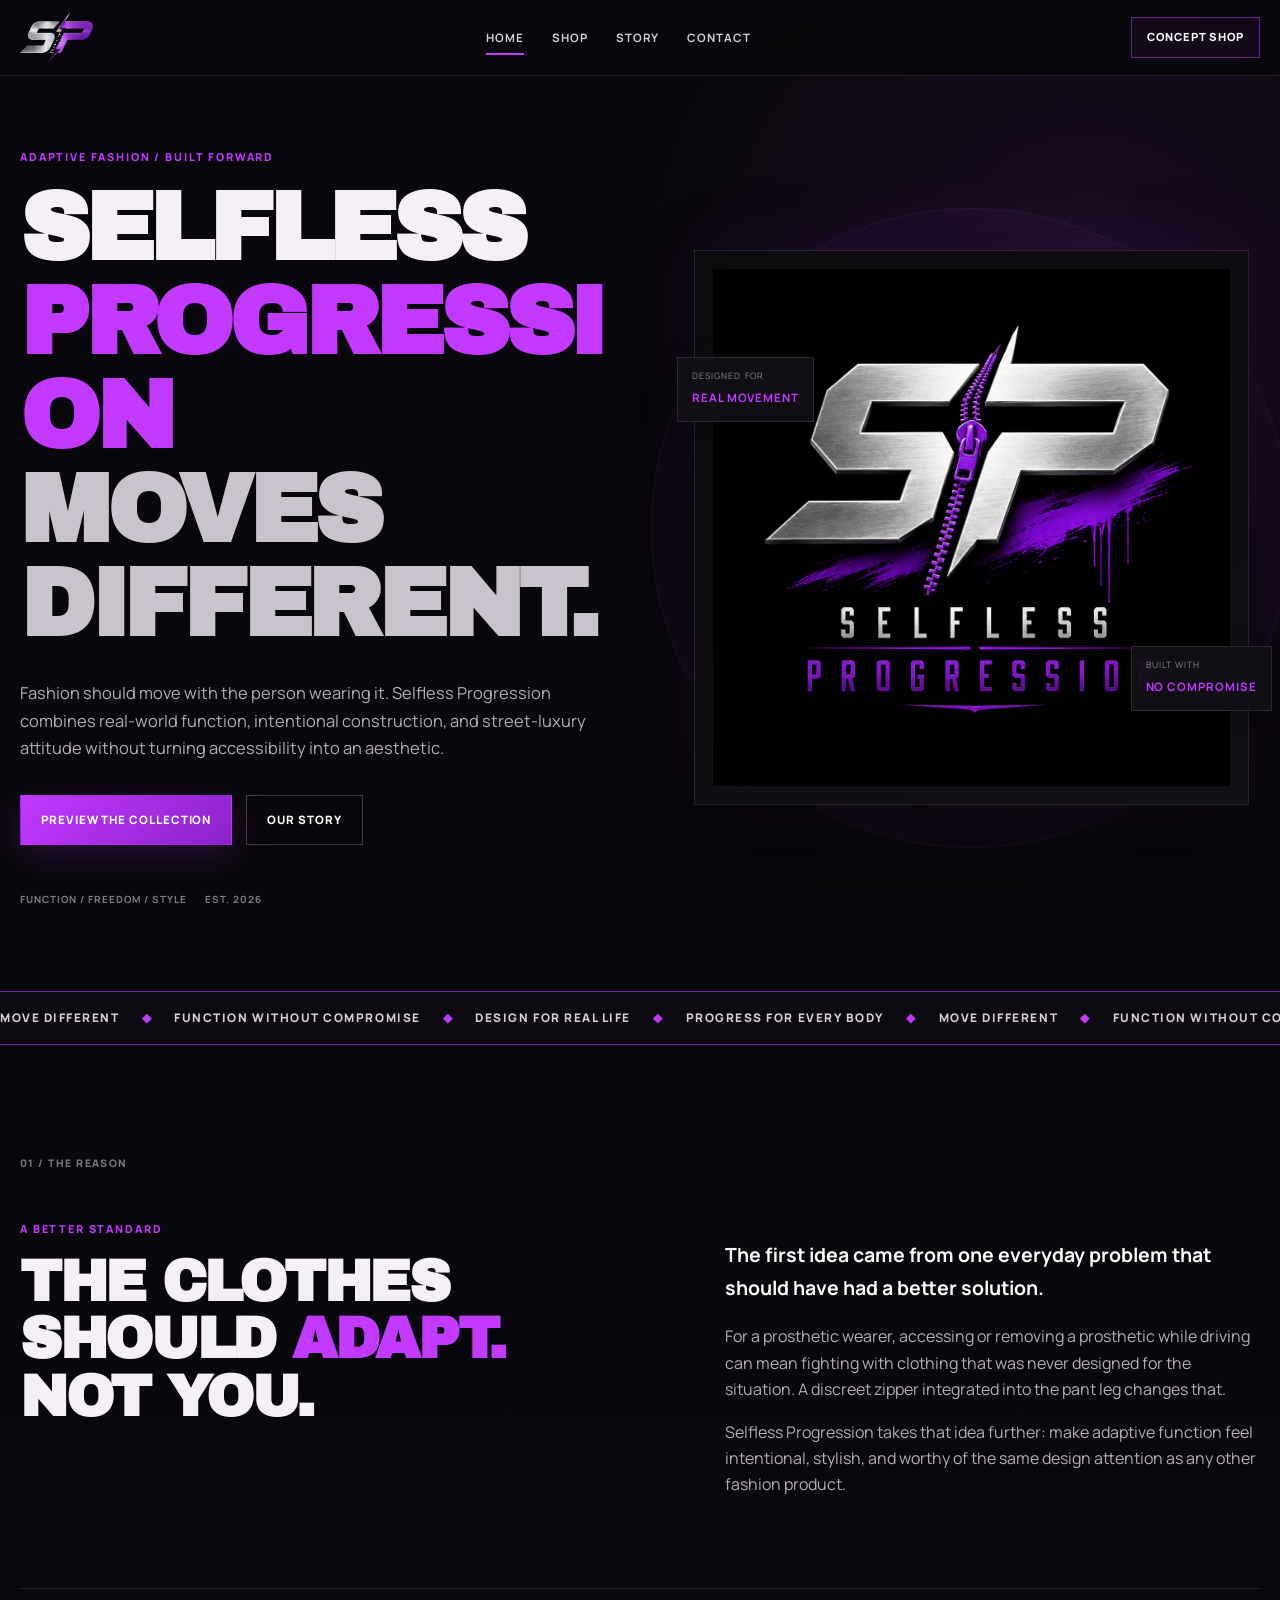
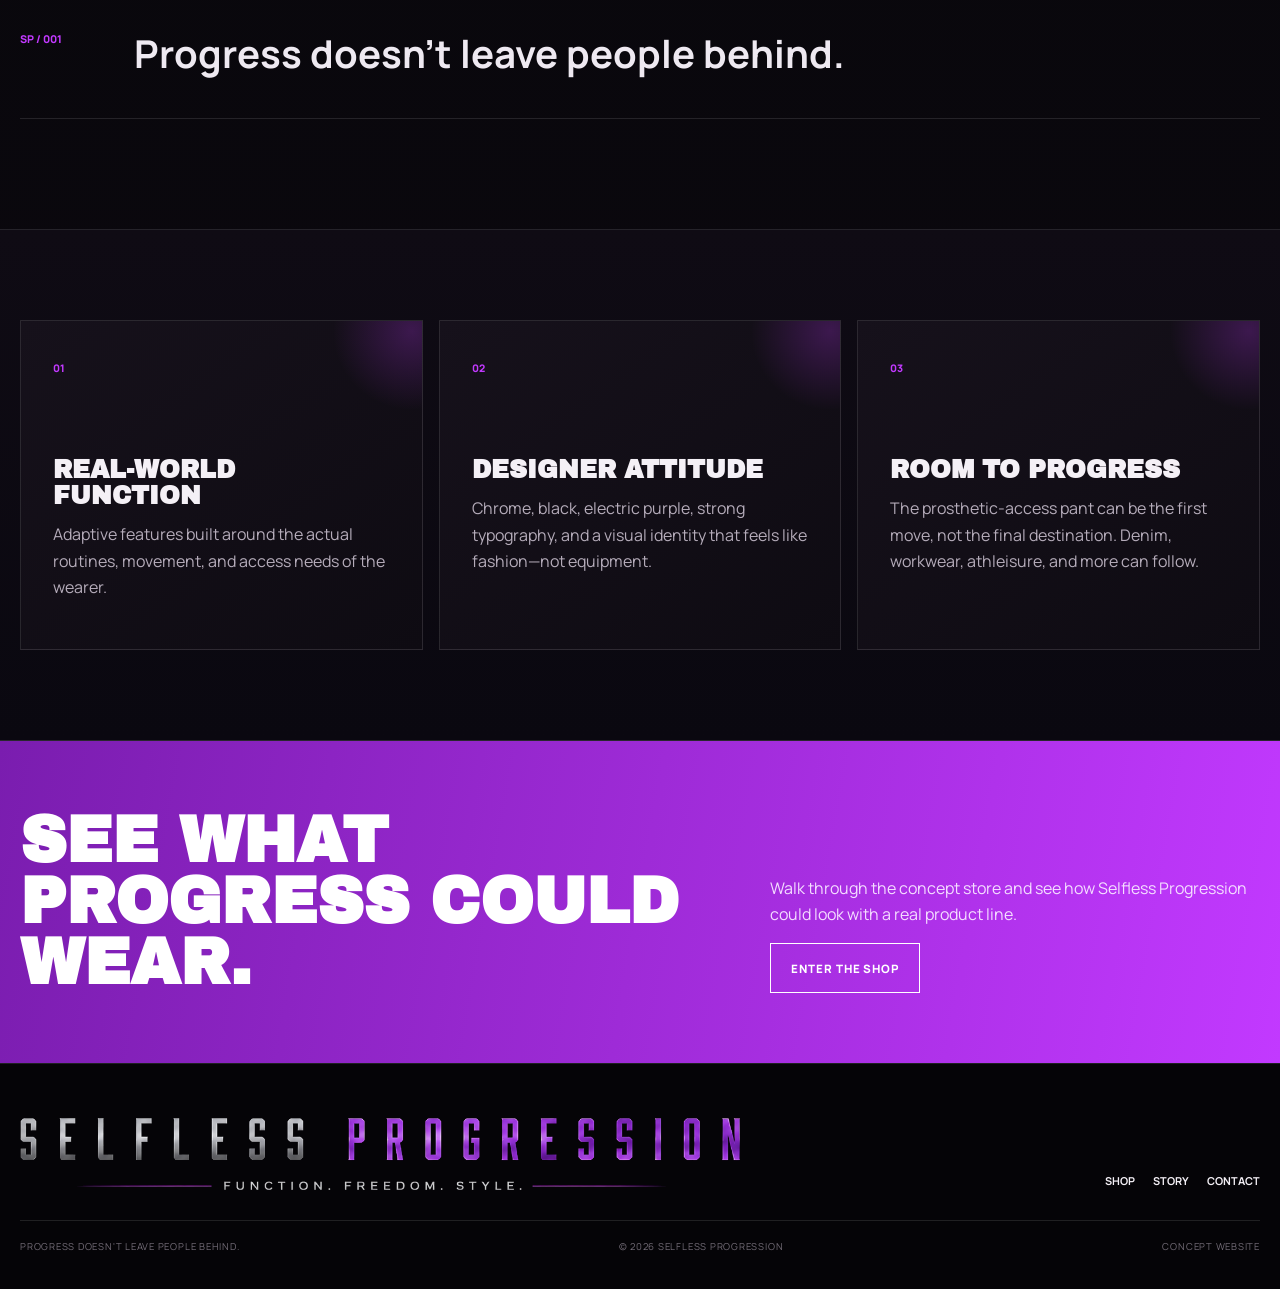
<file: index.html>
<!doctype html><html lang="en"><head>
<meta charset="utf-8"><meta name="viewport" content="width=device-width,initial-scale=1">
<meta name="theme-color" content="#08070b">
<title>Selfless Progression | Home</title>
<link rel="preconnect" href="https://fonts.googleapis.com">
<link rel="preconnect" href="https://fonts.gstatic.com" crossorigin>
<link href="https://fonts.googleapis.com/css2?family=Archivo+Black&family=Manrope:wght@400;500;600;700;800&display=swap" rel="stylesheet">
<link rel="stylesheet" href="styles.css"></head><body>

<header class="site-header">
  <a class="brand brand-logo-link" href="index.html" aria-label="Selfless Progression home"><img class="header-logo-img" src="sp-header-logo.png" alt="Selfless Progression"></a>
  <nav class="nav"><a class="active" href="index.html">Home</a><a class="" href="shop.html">Shop</a><a class="" href="about.html">Story</a><a class="" href="contact.html">Contact</a></nav>
  <a class="header-shop" href="shop.html">Concept Shop</a>
  <button class="menu" aria-label="Open menu">☰</button>
</header>
<nav class="mobile-nav"><a href="index.html">Home</a><a href="shop.html">Shop</a><a href="about.html">Story</a><a href="contact.html">Contact</a></nav>
<main>
<section class="hero">
  <div class="hero-copy">
    <p class="eyebrow reveal">Adaptive fashion / Built forward</p>
    <h1 class="display reveal">SELFLESS<br><span class="accent">PROGRESSION</span><br><span class="soft">MOVES DIFFERENT.</span></h1>
    <p class="hero-lede reveal">
      Fashion should move with the person wearing it. Selfless Progression combines real-world function,
      intentional construction, and street-luxury attitude without turning accessibility into an aesthetic.
    </p>
    <div class="actions reveal">
      <a class="btn btn-primary" href="shop.html">Preview the Collection</a>
      <a class="btn btn-outline" href="about.html">Our Story</a>
    </div>
    <div class="hero-note reveal">
      <span>FUNCTION / FREEDOM / STYLE</span>
      <span>EST. 2026</span>
    </div>
  </div>
  <div class="hero-art reveal">
    <div class="glow-ring"></div><div class="glow-ring r2"></div>
    <div class="logo-shell"><img src="selfless-progression-logo.png" alt="Selfless Progression logo"></div>
    <div class="floating-label fl1"><small>Designed for</small><strong>REAL MOVEMENT</strong></div>
    <div class="floating-label fl2"><small>Built with</small><strong>NO COMPROMISE</strong></div>
  </div>
</section>

<section class="ticker">
  <div class="ticker-track">
    <span>MOVE DIFFERENT</span><b>◆</b><span>FUNCTION WITHOUT COMPROMISE</span><b>◆</b><span>DESIGN FOR REAL LIFE</span><b>◆</b><span>PROGRESS FOR EVERY BODY</span><b>◆</b>
    <span>MOVE DIFFERENT</span><b>◆</b><span>FUNCTION WITHOUT COMPROMISE</span><b>◆</b><span>DESIGN FOR REAL LIFE</span><b>◆</b><span>PROGRESS FOR EVERY BODY</span><b>◆</b>
  </div>
</section>

<section class="section">
  <div class="section-tag">01 / THE REASON</div>
  <div class="two-col">
    <div class="reveal">
      <p class="eyebrow">A better standard</p>
      <h2>THE CLOTHES SHOULD <span>ADAPT.</span> NOT YOU.</h2>
    </div>
    <div class="copy reveal">
      <p class="lead">The first idea came from one everyday problem that should have had a better solution.</p>
      <p>
        For a prosthetic wearer, accessing or removing a prosthetic while driving can mean fighting with clothing
        that was never designed for the situation. A discreet zipper integrated into the pant leg changes that.
      </p>
      <p>
        Selfless Progression takes that idea further: make adaptive function feel intentional, stylish, and worthy
        of the same design attention as any other fashion product.
      </p>
    </div>
  </div>
  <div class="statement reveal">
    <span>SP / 001</span>
    <p>Progress doesn’t leave people behind.</p>
  </div>
</section>

<section class="feature-section">
  <div class="feature-grid">
    <article class="feature-card reveal"><span class="num">01</span><h3>REAL-WORLD FUNCTION</h3><p>Adaptive features built around the actual routines, movement, and access needs of the wearer.</p></article>
    <article class="feature-card reveal"><span class="num">02</span><h3>DESIGNER ATTITUDE</h3><p>Chrome, black, electric purple, strong typography, and a visual identity that feels like fashion—not equipment.</p></article>
    <article class="feature-card reveal"><span class="num">03</span><h3>ROOM TO PROGRESS</h3><p>The prosthetic-access pant can be the first move, not the final destination. Denim, workwear, athleisure, and more can follow.</p></article>
  </div>
</section>

<section class="purple-band">
  <div class="purple-band-inner">
    <h2 class="reveal">SEE WHAT PROGRESS COULD WEAR.</h2>
    <div class="reveal">
      <p>Walk through the concept store and see how Selfless Progression could look with a real product line.</p>
      <a class="btn btn-outline" href="shop.html">Enter the Shop</a>
    </div>
  </div>
</section>
</main>
<footer class="footer">
  <div class="footer-inner">
    <div class="footer-top">
      <a class="footer-brand footer-logo-link" href="index.html" aria-label="Selfless Progression home"><img class="footer-logo-img" src="sp-footer-logo.png" alt="Selfless Progression — Function. Freedom. Style."></a>
      <div class="footer-links">
        <a href="shop.html">Shop</a>
        <a href="about.html">Story</a>
        <a href="contact.html">Contact</a>
      </div>
    </div>
    <div class="footer-bottom">
      <span>PROGRESS DOESN'T LEAVE PEOPLE BEHIND.</span>
      <span>© <span id="year"></span> SELFLESS PROGRESSION</span>
      <span>CONCEPT WEBSITE</span>
    </div>
  </div>
</footer>
<script src="script.js"></script>
</body></html>
</file>
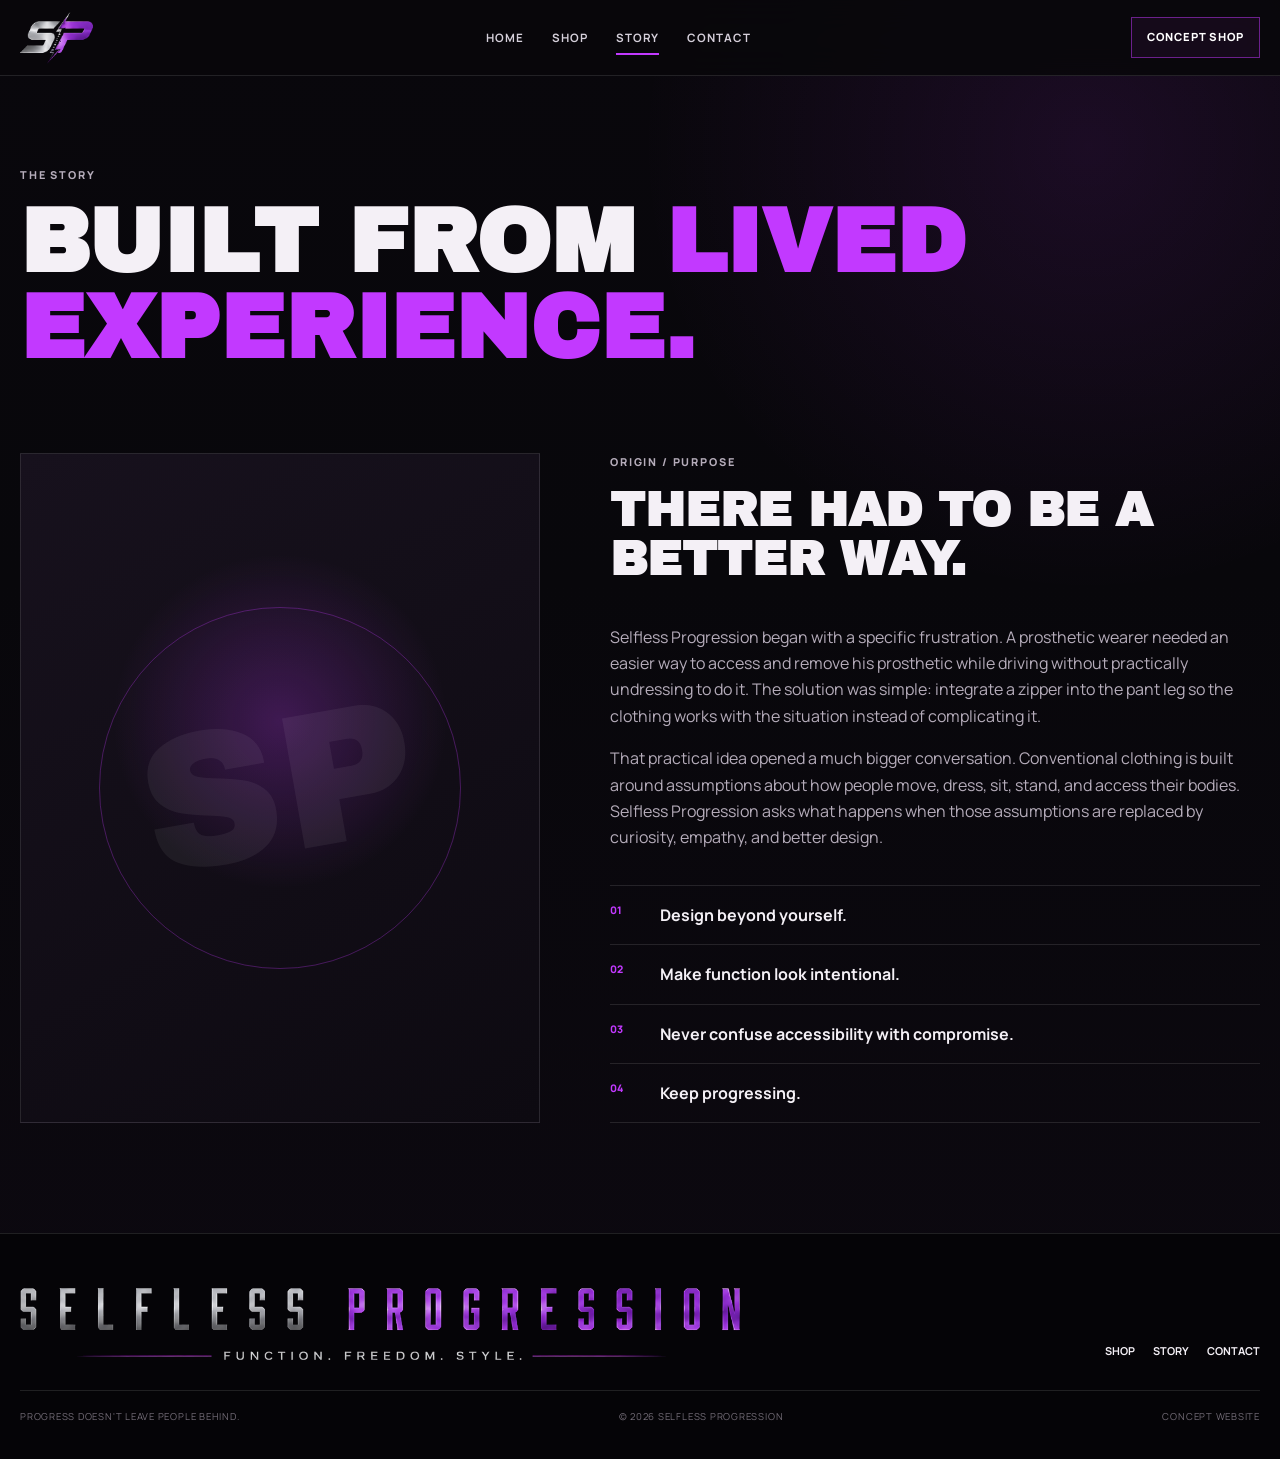
<file: about.html>
<!doctype html><html lang="en"><head>
<meta charset="utf-8"><meta name="viewport" content="width=device-width,initial-scale=1">
<meta name="theme-color" content="#08070b">
<title>Our Story | Selfless Progression</title>
<link rel="preconnect" href="https://fonts.googleapis.com">
<link rel="preconnect" href="https://fonts.gstatic.com" crossorigin>
<link href="https://fonts.googleapis.com/css2?family=Archivo+Black&family=Manrope:wght@400;500;600;700;800&display=swap" rel="stylesheet">
<link rel="stylesheet" href="styles.css"></head><body>

<header class="site-header">
  <a class="brand brand-logo-link" href="index.html" aria-label="Selfless Progression home"><img class="header-logo-img" src="sp-header-logo.png" alt="Selfless Progression"></a>
  <nav class="nav"><a class="" href="index.html">Home</a><a class="" href="shop.html">Shop</a><a class="active" href="about.html">Story</a><a class="" href="contact.html">Contact</a></nav>
  <a class="header-shop" href="shop.html">Concept Shop</a>
  <button class="menu" aria-label="Open menu">☰</button>
</header>
<nav class="mobile-nav"><a href="index.html">Home</a><a href="shop.html">Shop</a><a href="about.html">Story</a><a href="contact.html">Contact</a></nav>
<main>
<section class="page-hero">
  <p class="eyebrow">The Story</p>
  <h1>BUILT FROM <span>LIVED EXPERIENCE.</span></h1>
</section>
<section class="about-grid">
  <div class="about-art reveal"></div>
  <div class="about-copy reveal">
    <p class="eyebrow">Origin / Purpose</p>
    <h2>THERE HAD TO BE A BETTER WAY.</h2>
    <p>
      Selfless Progression began with a specific frustration. A prosthetic wearer needed an easier way to access
      and remove his prosthetic while driving without practically undressing to do it. The solution was simple:
      integrate a zipper into the pant leg so the clothing works with the situation instead of complicating it.
    </p>
    <p>
      That practical idea opened a much bigger conversation. Conventional clothing is built around assumptions
      about how people move, dress, sit, stand, and access their bodies. Selfless Progression asks what happens
      when those assumptions are replaced by curiosity, empathy, and better design.
    </p>
    <div class="values">
      <div class="value"><span>01</span><strong>Design beyond yourself.</strong></div>
      <div class="value"><span>02</span><strong>Make function look intentional.</strong></div>
      <div class="value"><span>03</span><strong>Never confuse accessibility with compromise.</strong></div>
      <div class="value"><span>04</span><strong>Keep progressing.</strong></div>
    </div>
  </div>
</section>
</main>
<footer class="footer">
  <div class="footer-inner">
    <div class="footer-top">
      <a class="footer-brand footer-logo-link" href="index.html" aria-label="Selfless Progression home"><img class="footer-logo-img" src="sp-footer-logo.png" alt="Selfless Progression — Function. Freedom. Style."></a>
      <div class="footer-links">
        <a href="shop.html">Shop</a>
        <a href="about.html">Story</a>
        <a href="contact.html">Contact</a>
      </div>
    </div>
    <div class="footer-bottom">
      <span>PROGRESS DOESN'T LEAVE PEOPLE BEHIND.</span>
      <span>© <span id="year"></span> SELFLESS PROGRESSION</span>
      <span>CONCEPT WEBSITE</span>
    </div>
  </div>
</footer>
<script src="script.js"></script>
</body></html>
</file>
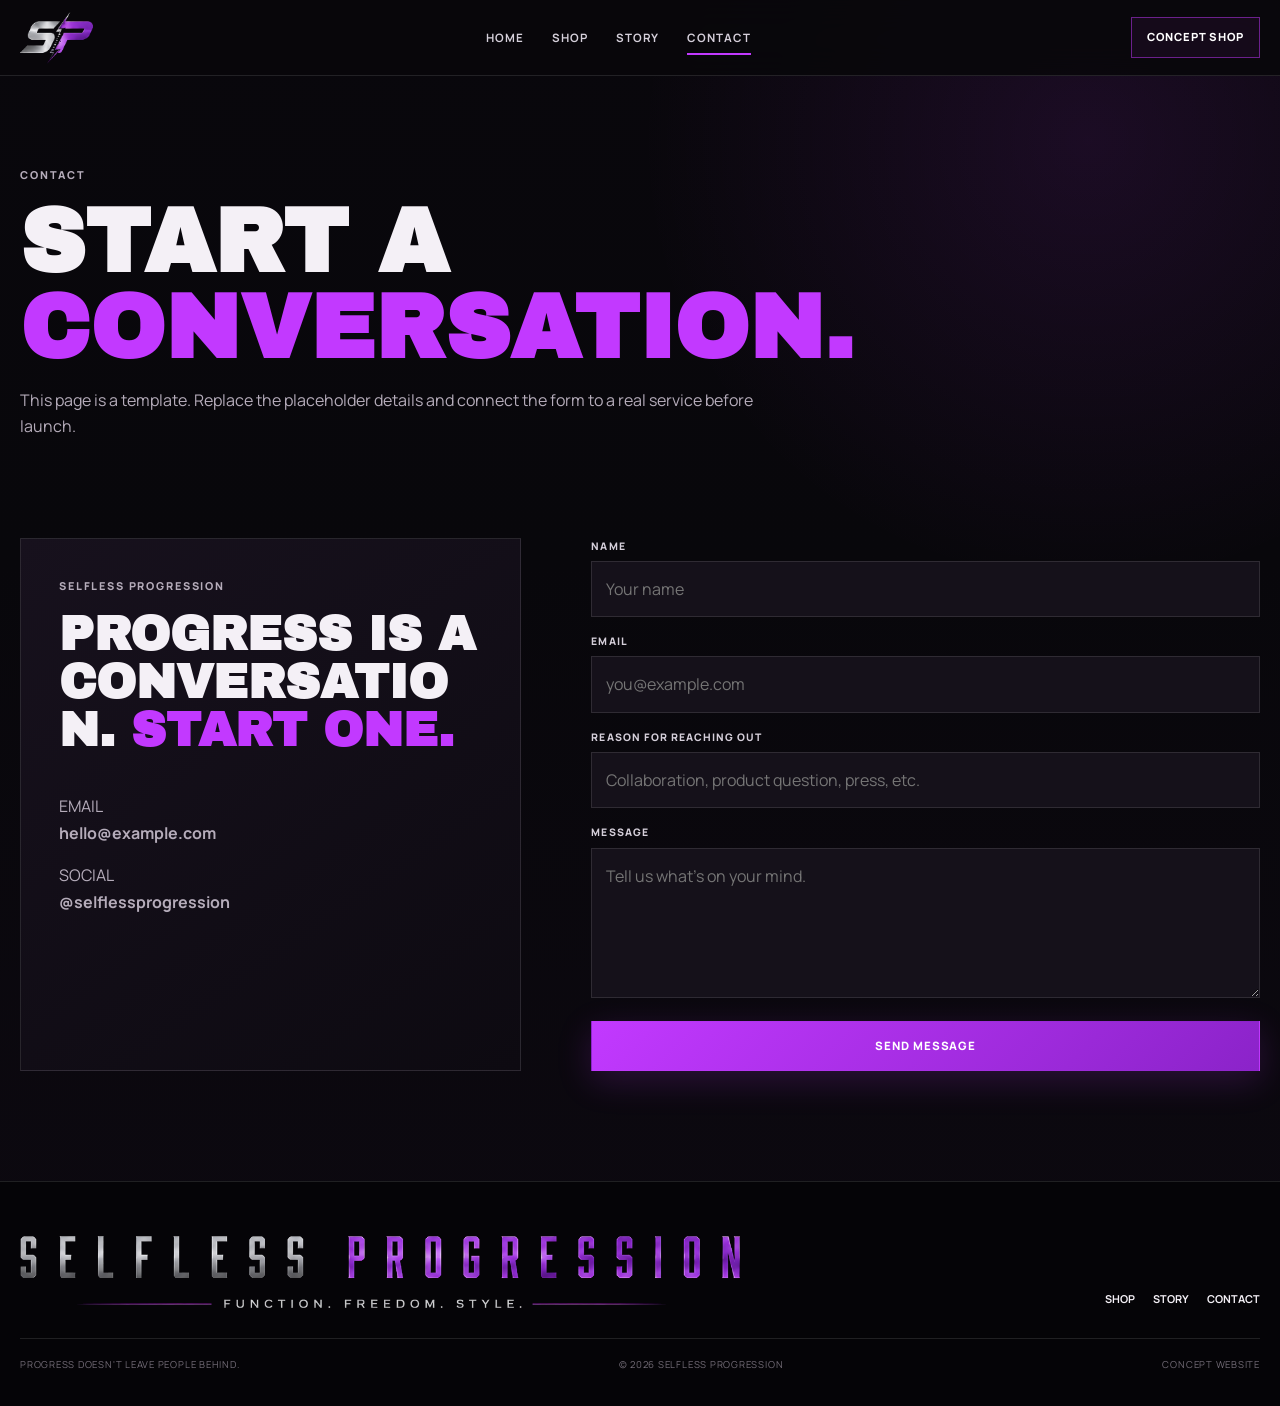
<file: contact.html>
<!doctype html><html lang="en"><head>
<meta charset="utf-8"><meta name="viewport" content="width=device-width,initial-scale=1">
<meta name="theme-color" content="#08070b">
<title>Contact | Selfless Progression</title>
<link rel="preconnect" href="https://fonts.googleapis.com">
<link rel="preconnect" href="https://fonts.gstatic.com" crossorigin>
<link href="https://fonts.googleapis.com/css2?family=Archivo+Black&family=Manrope:wght@400;500;600;700;800&display=swap" rel="stylesheet">
<link rel="stylesheet" href="styles.css"></head><body>

<header class="site-header">
  <a class="brand brand-logo-link" href="index.html" aria-label="Selfless Progression home"><img class="header-logo-img" src="sp-header-logo.png" alt="Selfless Progression"></a>
  <nav class="nav"><a class="" href="index.html">Home</a><a class="" href="shop.html">Shop</a><a class="" href="about.html">Story</a><a class="active" href="contact.html">Contact</a></nav>
  <a class="header-shop" href="shop.html">Concept Shop</a>
  <button class="menu" aria-label="Open menu">☰</button>
</header>
<nav class="mobile-nav"><a href="index.html">Home</a><a href="shop.html">Shop</a><a href="about.html">Story</a><a href="contact.html">Contact</a></nav>
<main>
<section class="page-hero">
  <p class="eyebrow">Contact</p>
  <h1>START A <span>CONVERSATION.</span></h1>
  <p>This page is a template. Replace the placeholder details and connect the form to a real service before launch.</p>
</section>
<section class="contact-grid">
  <aside class="contact-card reveal">
    <p class="eyebrow">Selfless Progression</p>
    <h2>PROGRESS IS A CONVERSATION. <span>START ONE.</span></h2>
    <p>EMAIL<br><strong>hello@example.com</strong></p>
    <p>SOCIAL<br><strong>@selflessprogression</strong></p>
  </aside>
  <form class="form reveal" onsubmit="event.preventDefault();alert('Concept form only — connect this to a real form service before launch.');">
    <div class="field"><label>Name</label><input placeholder="Your name"></div>
    <div class="field"><label>Email</label><input type="email" placeholder="you@example.com"></div>
    <div class="field"><label>Reason for reaching out</label><input placeholder="Collaboration, product question, press, etc."></div>
    <div class="field"><label>Message</label><textarea placeholder="Tell us what’s on your mind."></textarea></div>
    <button class="btn btn-primary">Send Message</button>
  </form>
</section>
</main>
<footer class="footer">
  <div class="footer-inner">
    <div class="footer-top">
      <a class="footer-brand footer-logo-link" href="index.html" aria-label="Selfless Progression home"><img class="footer-logo-img" src="sp-footer-logo.png" alt="Selfless Progression — Function. Freedom. Style."></a>
      <div class="footer-links">
        <a href="shop.html">Shop</a>
        <a href="about.html">Story</a>
        <a href="contact.html">Contact</a>
      </div>
    </div>
    <div class="footer-bottom">
      <span>PROGRESS DOESN'T LEAVE PEOPLE BEHIND.</span>
      <span>© <span id="year"></span> SELFLESS PROGRESSION</span>
      <span>CONCEPT WEBSITE</span>
    </div>
  </div>
</footer>
<script src="script.js"></script>
</body></html>
</file>
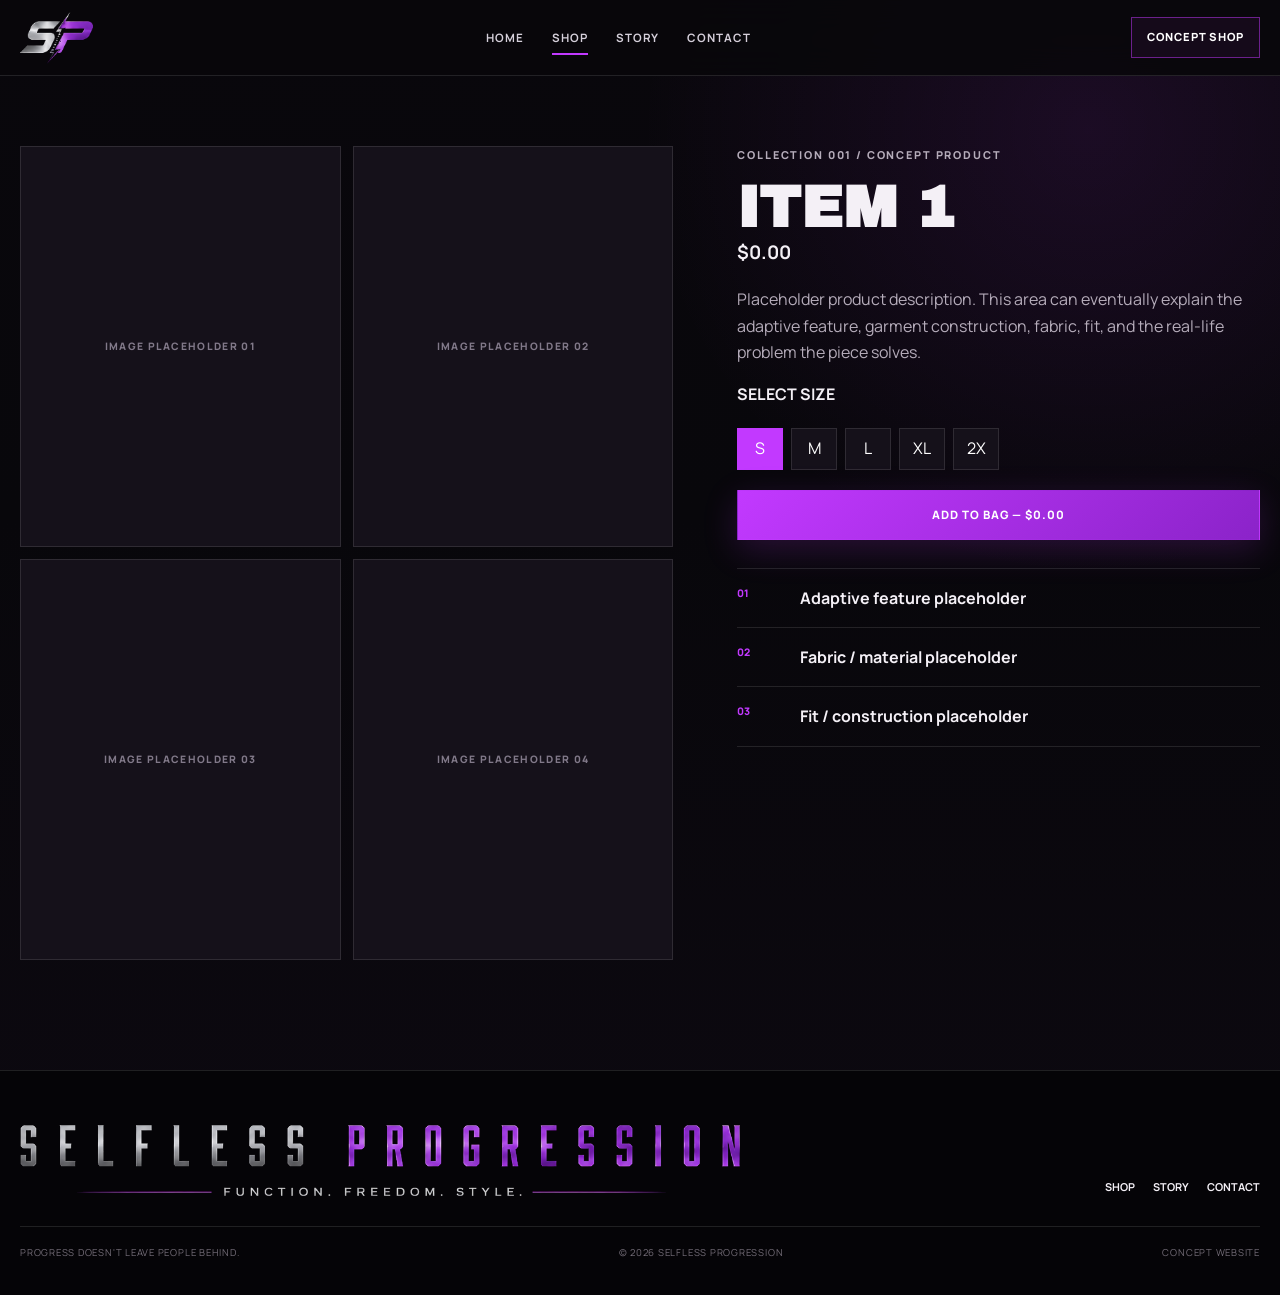
<file: product.html>
<!doctype html><html lang="en"><head>
<meta charset="utf-8"><meta name="viewport" content="width=device-width,initial-scale=1">
<meta name="theme-color" content="#08070b">
<title>Item 1 | Selfless Progression</title>
<link rel="preconnect" href="https://fonts.googleapis.com">
<link rel="preconnect" href="https://fonts.gstatic.com" crossorigin>
<link href="https://fonts.googleapis.com/css2?family=Archivo+Black&family=Manrope:wght@400;500;600;700;800&display=swap" rel="stylesheet">
<link rel="stylesheet" href="styles.css"></head><body>

<header class="site-header">
  <a class="brand brand-logo-link" href="index.html" aria-label="Selfless Progression home"><img class="header-logo-img" src="sp-header-logo.png" alt="Selfless Progression"></a>
  <nav class="nav"><a class="" href="index.html">Home</a><a class="active" href="shop.html">Shop</a><a class="" href="about.html">Story</a><a class="" href="contact.html">Contact</a></nav>
  <a class="header-shop" href="shop.html">Concept Shop</a>
  <button class="menu" aria-label="Open menu">☰</button>
</header>
<nav class="mobile-nav"><a href="index.html">Home</a><a href="shop.html">Shop</a><a href="about.html">Story</a><a href="contact.html">Contact</a></nav>
<main>
<section class="product-detail">
  <div class="gallery">
    <div class="image-ph">IMAGE PLACEHOLDER 01</div>
    <div class="image-ph">IMAGE PLACEHOLDER 02</div>
    <div class="image-ph">IMAGE PLACEHOLDER 03</div>
    <div class="image-ph">IMAGE PLACEHOLDER 04</div>
  </div>
  <aside class="product-panel">
    <p class="eyebrow">Collection 001 / Concept Product</p>
    <h1>ITEM 1</h1>
    <h3>$0.00</h3>
    <p>Placeholder product description. This area can eventually explain the adaptive feature, garment construction, fabric, fit, and the real-life problem the piece solves.</p>
    <strong>SELECT SIZE</strong>
    <div class="sizes">
      <button class="size active">S</button><button class="size">M</button><button class="size">L</button><button class="size">XL</button><button class="size">2X</button>
    </div>
    <button class="btn btn-primary" style="width:100%">Add to Bag — $0.00</button>
    <div class="detail-list">
      <div class="detail-row"><span>01</span><strong>Adaptive feature placeholder</strong></div>
      <div class="detail-row"><span>02</span><strong>Fabric / material placeholder</strong></div>
      <div class="detail-row"><span>03</span><strong>Fit / construction placeholder</strong></div>
    </div>
  </aside>
</section>
</main>
<footer class="footer">
  <div class="footer-inner">
    <div class="footer-top">
      <a class="footer-brand footer-logo-link" href="index.html" aria-label="Selfless Progression home"><img class="footer-logo-img" src="sp-footer-logo.png" alt="Selfless Progression — Function. Freedom. Style."></a>
      <div class="footer-links">
        <a href="shop.html">Shop</a>
        <a href="about.html">Story</a>
        <a href="contact.html">Contact</a>
      </div>
    </div>
    <div class="footer-bottom">
      <span>PROGRESS DOESN'T LEAVE PEOPLE BEHIND.</span>
      <span>© <span id="year"></span> SELFLESS PROGRESSION</span>
      <span>CONCEPT WEBSITE</span>
    </div>
  </div>
</footer>
<script src="script.js"></script>
</body></html>
</file>
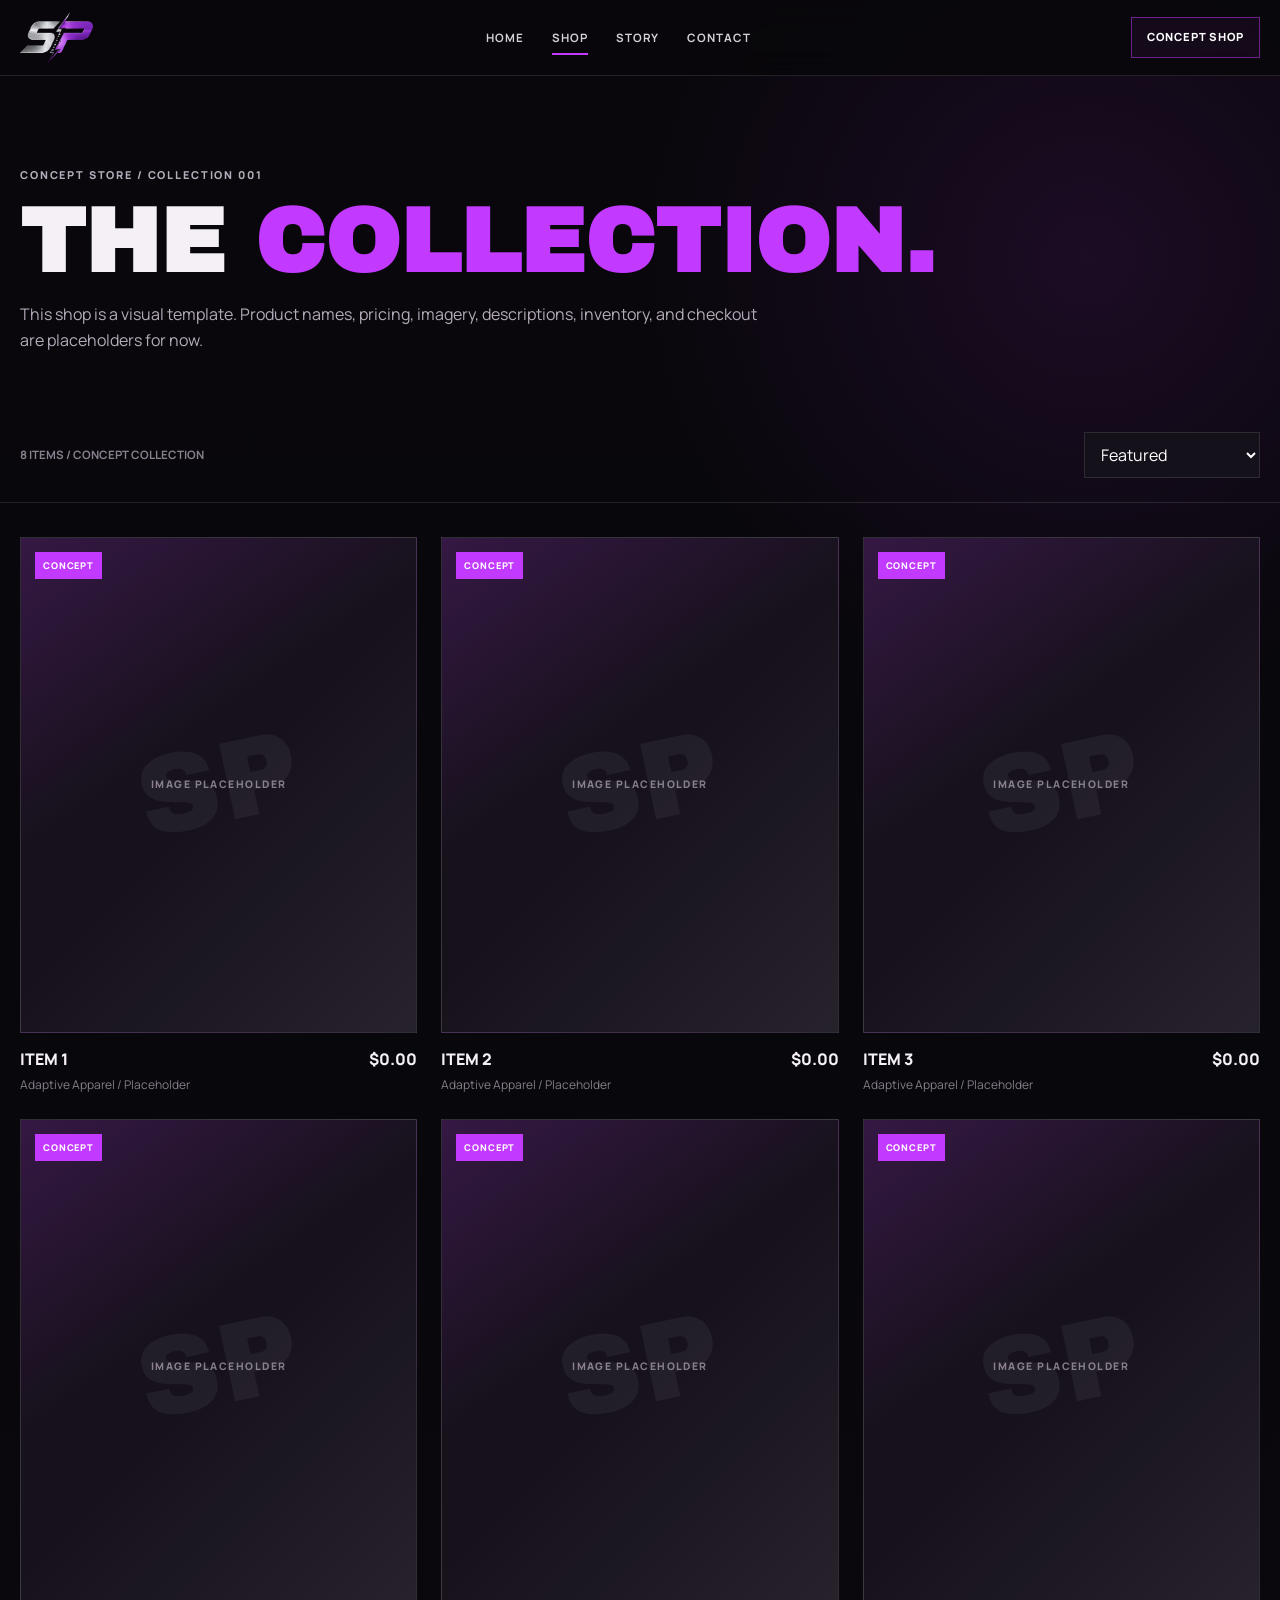
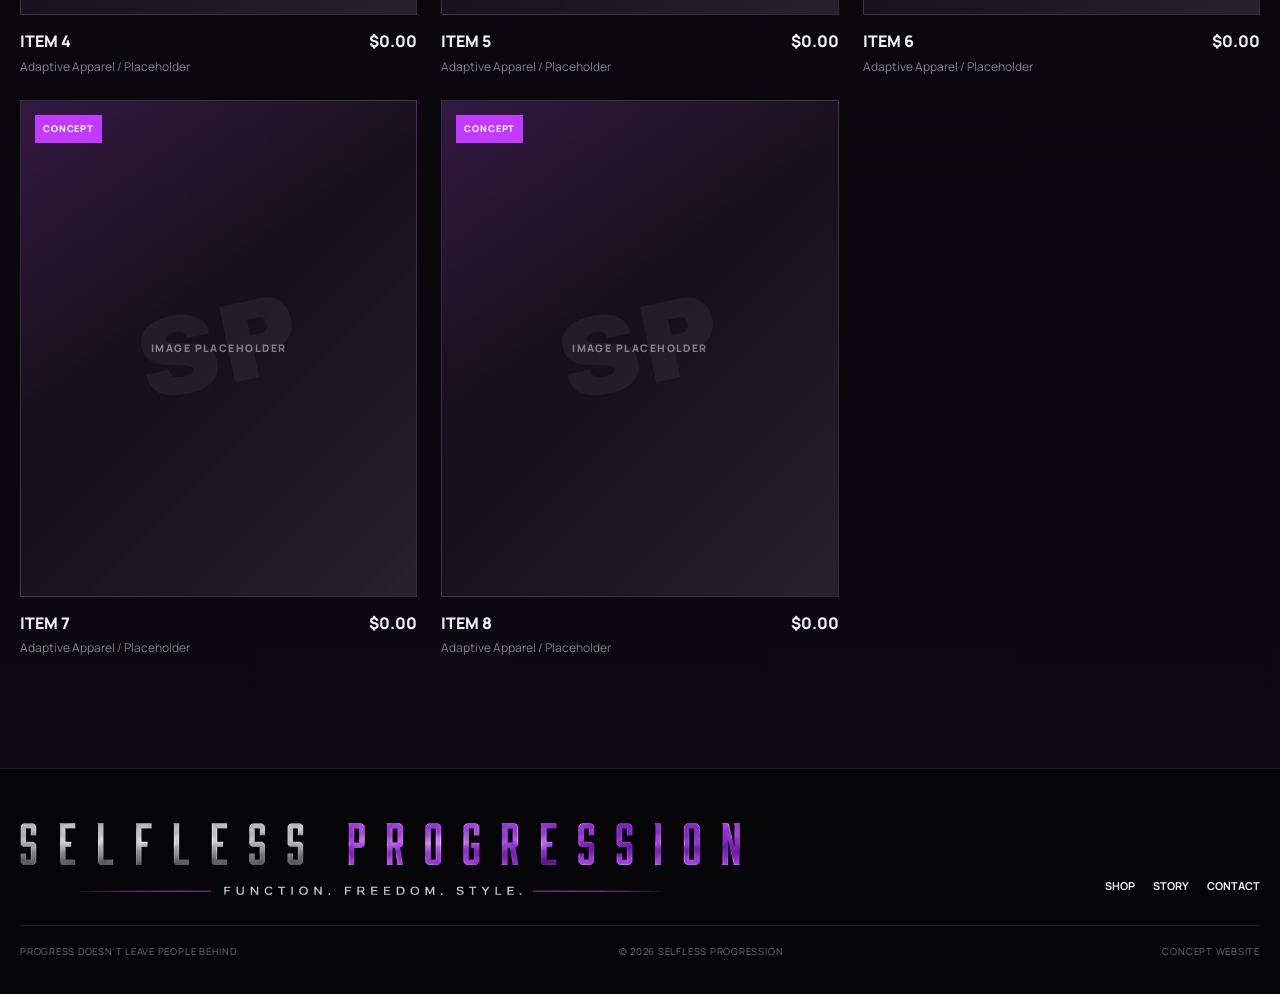
<file: shop.html>
<!doctype html><html lang="en"><head>
<meta charset="utf-8"><meta name="viewport" content="width=device-width,initial-scale=1">
<meta name="theme-color" content="#08070b">
<title>Shop | Selfless Progression</title>
<link rel="preconnect" href="https://fonts.googleapis.com">
<link rel="preconnect" href="https://fonts.gstatic.com" crossorigin>
<link href="https://fonts.googleapis.com/css2?family=Archivo+Black&family=Manrope:wght@400;500;600;700;800&display=swap" rel="stylesheet">
<link rel="stylesheet" href="styles.css"></head><body>

<header class="site-header">
  <a class="brand brand-logo-link" href="index.html" aria-label="Selfless Progression home"><img class="header-logo-img" src="sp-header-logo.png" alt="Selfless Progression"></a>
  <nav class="nav"><a class="" href="index.html">Home</a><a class="active" href="shop.html">Shop</a><a class="" href="about.html">Story</a><a class="" href="contact.html">Contact</a></nav>
  <a class="header-shop" href="shop.html">Concept Shop</a>
  <button class="menu" aria-label="Open menu">☰</button>
</header>
<nav class="mobile-nav"><a href="index.html">Home</a><a href="shop.html">Shop</a><a href="about.html">Story</a><a href="contact.html">Contact</a></nav>
<main>
<section class="page-hero">
  <p class="eyebrow">Concept Store / Collection 001</p>
  <h1>THE <span>COLLECTION.</span></h1>
  <p>This shop is a visual template. Product names, pricing, imagery, descriptions, inventory, and checkout are placeholders for now.</p>
</section>
<div class="shop-toolbar"><span>8 ITEMS / CONCEPT COLLECTION</span><select><option>Featured</option><option>Newest</option><option>Price: Low to High</option></select></div>
<section class="products">
<article class="product-card reveal">
  <a href="product.html">
    <div class="product-image"><span class="badge">Concept</span></div>
    <div class="product-info">
      <div><h3>Item 1</h3><p>Adaptive Apparel / Placeholder</p></div>
      <div class="price">$0.00</div>
    </div>
  </a>
</article>
<article class="product-card reveal">
  <a href="product.html">
    <div class="product-image"><span class="badge">Concept</span></div>
    <div class="product-info">
      <div><h3>Item 2</h3><p>Adaptive Apparel / Placeholder</p></div>
      <div class="price">$0.00</div>
    </div>
  </a>
</article>
<article class="product-card reveal">
  <a href="product.html">
    <div class="product-image"><span class="badge">Concept</span></div>
    <div class="product-info">
      <div><h3>Item 3</h3><p>Adaptive Apparel / Placeholder</p></div>
      <div class="price">$0.00</div>
    </div>
  </a>
</article>
<article class="product-card reveal">
  <a href="product.html">
    <div class="product-image"><span class="badge">Concept</span></div>
    <div class="product-info">
      <div><h3>Item 4</h3><p>Adaptive Apparel / Placeholder</p></div>
      <div class="price">$0.00</div>
    </div>
  </a>
</article>
<article class="product-card reveal">
  <a href="product.html">
    <div class="product-image"><span class="badge">Concept</span></div>
    <div class="product-info">
      <div><h3>Item 5</h3><p>Adaptive Apparel / Placeholder</p></div>
      <div class="price">$0.00</div>
    </div>
  </a>
</article>
<article class="product-card reveal">
  <a href="product.html">
    <div class="product-image"><span class="badge">Concept</span></div>
    <div class="product-info">
      <div><h3>Item 6</h3><p>Adaptive Apparel / Placeholder</p></div>
      <div class="price">$0.00</div>
    </div>
  </a>
</article>
<article class="product-card reveal">
  <a href="product.html">
    <div class="product-image"><span class="badge">Concept</span></div>
    <div class="product-info">
      <div><h3>Item 7</h3><p>Adaptive Apparel / Placeholder</p></div>
      <div class="price">$0.00</div>
    </div>
  </a>
</article>
<article class="product-card reveal">
  <a href="product.html">
    <div class="product-image"><span class="badge">Concept</span></div>
    <div class="product-info">
      <div><h3>Item 8</h3><p>Adaptive Apparel / Placeholder</p></div>
      <div class="price">$0.00</div>
    </div>
  </a>
</article></section>
</main>
<footer class="footer">
  <div class="footer-inner">
    <div class="footer-top">
      <a class="footer-brand footer-logo-link" href="index.html" aria-label="Selfless Progression home"><img class="footer-logo-img" src="sp-footer-logo.png" alt="Selfless Progression — Function. Freedom. Style."></a>
      <div class="footer-links">
        <a href="shop.html">Shop</a>
        <a href="about.html">Story</a>
        <a href="contact.html">Contact</a>
      </div>
    </div>
    <div class="footer-bottom">
      <span>PROGRESS DOESN'T LEAVE PEOPLE BEHIND.</span>
      <span>© <span id="year"></span> SELFLESS PROGRESSION</span>
      <span>CONCEPT WEBSITE</span>
    </div>
  </div>
</footer>
<script src="script.js"></script>
</body></html>
</file>
<file: styles.css>
:root{
  --bg:#08070b;
  --bg2:#0f0b14;
  --panel:#15111a;
  --panel2:#1a1420;
  --text:#f4f0f6;
  --muted:#b5acba;
  --silver:#d5d4dc;
  --silver2:#8f8d98;
  --purple:#c239ff;
  --purple-deep:#7b1ab3;
  --purple-glow:rgba(194,57,255,.24);
  --line:rgba(255,255,255,.11);
  --max:1260px;
  --font:"Manrope",Arial,sans-serif;
  --display:"Archivo Black",Arial,sans-serif;
}

*{box-sizing:border-box}
html{scroll-behavior:smooth}
body{
  margin:0;
  background:
    radial-gradient(circle at 85% 10%,rgba(194,57,255,.10),transparent 28rem),
    linear-gradient(180deg,#09070c,#08070b 40%,#0d0911);
  color:var(--text);
  font-family:var(--font);
  line-height:1.65;
  overflow-x:hidden;
}
img{display:block;max-width:100%}
a{color:inherit;text-decoration:none}
button,input,textarea,select{font:inherit}
button{cursor:pointer}
::selection{background:var(--purple);color:white}

.site-header{
  position:sticky;
  top:0;
  z-index:100;
  min-height:76px;
  display:flex;
  align-items:center;
  justify-content:space-between;
  gap:30px;
  padding:0 max(20px,calc((100vw - var(--max))/2));
  background:rgba(8,7,11,.88);
  backdrop-filter:blur(16px);
  border-bottom:1px solid var(--line);
}
.brand{
  display:flex;
  align-items:center;
  gap:13px;
  min-width:max-content;
}
.brand-mark{
  font-family:var(--display);
  font-size:1.5rem;
  letter-spacing:-.05em;
}
.brand-mark span{color:var(--purple)}
.brand-name{
  font-size:.68rem;
  letter-spacing:.17em;
  font-weight:800;
}
.nav{
  display:flex;
  align-items:center;
  gap:28px;
}
.nav a{
  position:relative;
  color:#d5cfda;
  font-size:.72rem;
  font-weight:700;
  letter-spacing:.08em;
  text-transform:uppercase;
}
.nav a::after{
  content:"";
  position:absolute;
  left:0;bottom:-8px;
  width:0;height:2px;
  background:var(--purple);
  transition:.2s ease;
}
.nav a:hover::after,.nav a.active::after{width:100%}
.header-shop{
  padding:10px 15px;
  border:1px solid rgba(194,57,255,.5);
  background:rgba(194,57,255,.06);
  color:white;
  font-size:.7rem;
  font-weight:800;
  letter-spacing:.08em;
  text-transform:uppercase;
}
.menu{display:none;background:none;border:0;color:white;font-size:1.5rem}
.mobile-nav{display:none}

.eyebrow{
  margin:0 0 15px;
  color:var(--purple);
  font-size:.68rem;
  font-weight:800;
  letter-spacing:.17em;
  text-transform:uppercase;
}
h1,h2,h3{margin-top:0}
.display{
  font-family:var(--display);
  letter-spacing:-.045em;
  line-height:.98;
  text-transform:uppercase;
}
.hero{
  max-width:var(--max);
  margin:0 auto;
  min-height:calc(100svh - 76px);
  padding:72px 20px 84px;
  display:grid;
  grid-template-columns:1.02fr .98fr;
  gap:62px;
  align-items:center;
}
.hero h1{
  margin:0;
  font-size:clamp(4rem,7.5vw,7.6rem);
}
.hero h1 .accent{color:var(--purple)}
.hero h1 .soft{color:#c8c3cc}
.hero-copy{
  max-width:690px;
}
.hero-lede{
  margin:28px 0 0;
  max-width:640px;
  color:var(--muted);
  font-size:1.03rem;
}
.actions{
  display:flex;
  flex-wrap:wrap;
  gap:14px;
  margin-top:34px;
}
.btn{
  display:inline-flex;
  align-items:center;
  justify-content:center;
  min-height:50px;
  padding:0 20px;
  border:1px solid transparent;
  font-size:.72rem;
  font-weight:800;
  letter-spacing:.08em;
  text-transform:uppercase;
  transition:.2s ease;
}
.btn:hover{transform:translateY(-2px)}
.btn-primary{
  background:linear-gradient(135deg,var(--purple),#8b23c9);
  color:white;
  box-shadow:0 10px 35px rgba(194,57,255,.18);
}
.btn-outline{
  border-color:rgba(255,255,255,.22);
  color:white;
}
.hero-note{
  margin-top:46px;
  display:flex;
  gap:18px;
  color:#817989;
  font-size:.62rem;
  font-weight:700;
  letter-spacing:.1em;
  text-transform:uppercase;
}
.hero-art{
  position:relative;
  min-height:610px;
  display:grid;
  place-items:center;
}
.logo-shell{
  position:relative;
  z-index:3;
  width:min(555px,100%);
  padding:18px;
  border:1px solid rgba(255,255,255,.10);
  background:linear-gradient(145deg,#0b0a0d,#121016);
  box-shadow:
    0 35px 80px rgba(0,0,0,.45),
    0 0 80px rgba(194,57,255,.09);
}
.logo-shell img{width:100%}
.glow-ring{
  position:absolute;
  width:500px;height:500px;
  border-radius:50%;
  border:1px solid rgba(194,57,255,.26);
  box-shadow:0 0 90px rgba(194,57,255,.08) inset;
}
.glow-ring.r2{
  width:640px;height:640px;
  border-color:rgba(255,255,255,.06);
}
.floating-label{
  position:absolute;
  z-index:4;
  padding:11px 14px;
  background:rgba(19,15,23,.94);
  border:1px solid var(--line);
  box-shadow:0 15px 35px rgba(0,0,0,.25);
}
.floating-label small{
  display:block;
  color:#8e8594;
  font-size:.55rem;
  letter-spacing:.12em;
  text-transform:uppercase;
}
.floating-label strong{
  color:var(--purple);
  font-size:.72rem;
  letter-spacing:.08em;
}
.fl1{left:-1%;top:22%}
.fl2{right:-2%;bottom:20%}

.ticker{
  overflow:hidden;
  border-top:1px solid rgba(194,57,255,.55);
  border-bottom:1px solid rgba(194,57,255,.55);
  background:#0d0911;
}
.ticker-track{
  width:max-content;
  display:flex;
  align-items:center;
  gap:22px;
  padding:16px 0;
  animation:ticker 26s linear infinite;
  color:#d6cfda;
  font-size:.74rem;
  font-weight:800;
  letter-spacing:.13em;
  text-transform:uppercase;
}
.ticker-track b{color:var(--purple)}
@keyframes ticker{to{transform:translateX(-50%)}}

.section{
  max-width:var(--max);
  margin:0 auto;
  padding:110px 20px;
}
.section-tag{
  margin-bottom:48px;
  color:#7f7785;
  font-size:.65rem;
  font-weight:800;
  letter-spacing:.14em;
  text-transform:uppercase;
}
.two-col{
  display:grid;
  grid-template-columns:1fr .85fr;
  gap:76px;
}
.section h2{
  margin-bottom:0;
  font-family:var(--display);
  font-size:clamp(2.7rem,4.5vw,5rem);
  line-height:1;
  letter-spacing:-.04em;
  text-transform:uppercase;
}
.section h2 span{color:var(--purple)}
.copy p{color:var(--muted)}
.copy .lead{
  color:white;
  font-size:1.22rem;
  font-weight:700;
}
.statement{
  margin-top:74px;
  padding:42px 0;
  border-top:1px solid var(--line);
  border-bottom:1px solid var(--line);
  display:grid;
  grid-template-columns:90px 1fr;
  gap:24px;
}
.statement span{
  color:var(--purple);
  font-size:.67rem;
  font-weight:800;
}
.statement p{
  margin:0;
  max-width:950px;
  color:#eee9f1;
  font-size:clamp(1.6rem,3vw,3.4rem);
  line-height:1.18;
  font-weight:700;
}

.feature-section{
  background:linear-gradient(180deg,#0f0b14,#0a0810);
  border-top:1px solid var(--line);
  border-bottom:1px solid var(--line);
}
.feature-grid{
  max-width:var(--max);
  margin:0 auto;
  padding:90px 20px;
  display:grid;
  grid-template-columns:repeat(3,1fr);
  gap:16px;
}
.feature-card{
  min-height:330px;
  padding:32px;
  border:1px solid var(--line);
  background:linear-gradient(145deg,#16111b,#0e0b12);
  position:relative;
  overflow:hidden;
  transition:.2s ease;
}
.feature-card:hover{
  transform:translateY(-4px);
  border-color:rgba(194,57,255,.42);
}
.feature-card::after{
  content:"";
  position:absolute;
  right:-70px;top:-70px;
  width:160px;height:160px;
  border-radius:50%;
  background:radial-gradient(circle,var(--purple-glow),transparent 70%);
}
.feature-card .num{
  color:var(--purple);
  font-size:.65rem;
  font-weight:800;
}
.feature-card h3{
  margin:78px 0 12px;
  font-family:var(--display);
  font-size:1.55rem;
  line-height:1.05;
  text-transform:uppercase;
}
.feature-card p{
  margin:0;
  color:var(--muted);
}

.purple-band{
  background:linear-gradient(100deg,#7a1daf,#c239ff);
  color:white;
}
.purple-band-inner{
  max-width:var(--max);
  margin:0 auto;
  padding:70px 20px;
  display:grid;
  grid-template-columns:1fr .72fr;
  gap:70px;
  align-items:end;
}
.purple-band h2{
  margin:0;
  font-family:var(--display);
  font-size:clamp(2.8rem,5vw,5.7rem);
  line-height:.95;
  text-transform:uppercase;
}
.purple-band p{color:#f4ddff}
.purple-band .btn-outline{border-color:white}

.page-hero{
  max-width:var(--max);
  margin:0 auto;
  padding:90px 20px 62px;
}
.page-hero h1{
  margin:0;
  font-family:var(--display);
  font-size:clamp(3.5rem,7vw,7.2rem);
  line-height:.96;
  text-transform:uppercase;
}
.page-hero h1 span{color:var(--purple)}
.page-hero p{
  max-width:740px;
  color:var(--muted);
}

.shop-toolbar{
  max-width:var(--max);
  margin:0 auto;
  padding:0 20px 24px;
  display:flex;
  justify-content:space-between;
  align-items:center;
  gap:18px;
  border-bottom:1px solid var(--line);
}
.shop-toolbar span{
  color:#88808d;
  font-size:.72rem;
  font-weight:700;
}
.shop-toolbar select{
  padding:10px 12px;
  color:white;
  background:#15111a;
  border:1px solid var(--line);
}

.products{
  max-width:var(--max);
  margin:0 auto;
  padding:34px 20px 110px;
  display:grid;
  grid-template-columns:repeat(3,1fr);
  gap:24px;
}
.product-card{}
.product-image{
  position:relative;
  aspect-ratio:4/5;
  background:
    linear-gradient(145deg,rgba(194,57,255,.18),transparent 42%),
    linear-gradient(315deg,rgba(255,255,255,.07),transparent 50%),
    #16111b;
  border:1px solid var(--line);
  display:grid;
  place-items:center;
  overflow:hidden;
}
.product-image::before{
  content:"IMAGE PLACEHOLDER";
  color:#837a89;
  font-size:.65rem;
  letter-spacing:.14em;
  font-weight:800;
}
.product-image::after{
  content:"SP";
  position:absolute;
  font-family:var(--display);
  font-size:7rem;
  color:rgba(255,255,255,.055);
  transform:rotate(-12deg);
}
.badge{
  position:absolute;
  top:14px;left:14px;
  z-index:2;
  padding:6px 8px;
  background:var(--purple);
  color:white;
  font-size:.58rem;
  font-weight:900;
  letter-spacing:.09em;
  text-transform:uppercase;
}
.product-info{
  display:grid;
  grid-template-columns:1fr auto;
  gap:12px;
  padding-top:13px;
}
.product-info h3{
  margin:0;
  font-size:1rem;
  font-weight:800;
  text-transform:uppercase;
}
.product-info p{
  margin:2px 0 0;
  color:#857d8a;
  font-size:.75rem;
}
.price{font-weight:800}

.product-detail{
  max-width:var(--max);
  margin:0 auto;
  padding:70px 20px 110px;
  display:grid;
  grid-template-columns:1fr .8fr;
  gap:64px;
}
.gallery{
  display:grid;
  grid-template-columns:1fr 1fr;
  gap:12px;
}
.image-ph{
  aspect-ratio:4/5;
  display:grid;
  place-items:center;
  background:#15111a;
  border:1px solid var(--line);
  color:#817989;
  font-size:.64rem;
  letter-spacing:.13em;
  font-weight:800;
}
.product-panel{
  position:sticky;
  top:106px;
  align-self:start;
}
.product-panel h1{
  margin:0;
  font-family:var(--display);
  font-size:3.6rem;
  line-height:1;
  text-transform:uppercase;
}
.product-panel p{color:var(--muted)}
.sizes{
  display:flex;
  gap:8px;
  margin:20px 0;
}
.size{
  width:46px;height:42px;
  color:white;
  background:#15111a;
  border:1px solid var(--line);
}
.size.active{
  background:var(--purple);
  border-color:var(--purple);
}
.detail-list{
  margin-top:28px;
  border-top:1px solid var(--line);
}
.detail-row{
  display:grid;
  grid-template-columns:48px 1fr;
  gap:15px;
  padding:16px 0;
  border-bottom:1px solid var(--line);
}
.detail-row span{
  color:var(--purple);
  font-size:.65rem;
  font-weight:800;
}

.about-grid{
  max-width:var(--max);
  margin:0 auto;
  padding:20px 20px 110px;
  display:grid;
  grid-template-columns:.8fr 1fr;
  gap:70px;
}
.about-art{
  min-height:590px;
  position:relative;
  border:1px solid var(--line);
  background:
    radial-gradient(circle at 50% 40%,rgba(194,57,255,.25),transparent 35%),
    linear-gradient(150deg,#17111d,#0d0a11);
  overflow:hidden;
}
.about-art::before{
  content:"SP";
  position:absolute;
  left:50%;top:50%;
  transform:translate(-50%,-50%) rotate(-10deg);
  font-family:var(--display);
  font-size:12rem;
  color:rgba(255,255,255,.06);
}
.about-art::after{
  content:"";
  position:absolute;
  width:360px;height:360px;
  border-radius:50%;
  border:1px solid rgba(194,57,255,.3);
  left:50%;top:50%;
  transform:translate(-50%,-50%);
}
.about-copy h2{
  font-family:var(--display);
  font-size:3rem;
  line-height:1.02;
  text-transform:uppercase;
}
.about-copy p{color:var(--muted)}
.values{
  margin-top:34px;
  border-top:1px solid var(--line);
}
.value{
  display:grid;
  grid-template-columns:50px 1fr;
  padding:16px 0;
  border-bottom:1px solid var(--line);
}
.value span{
  color:var(--purple);
  font-size:.65rem;
  font-weight:800;
}

.contact-grid{
  max-width:var(--max);
  margin:0 auto;
  padding:20px 20px 110px;
  display:grid;
  grid-template-columns:.75fr 1fr;
  gap:70px;
}
.contact-card{
  min-height:500px;
  padding:38px;
  background:linear-gradient(145deg,#17111d,#0d0a11);
  border:1px solid var(--line);
}
.contact-card h2{
  font-family:var(--display);
  font-size:3rem;
  line-height:1;
  text-transform:uppercase;
}
.contact-card h2 span{color:var(--purple)}
.contact-card p{color:var(--muted)}
.form{
  display:grid;
  gap:16px;
}
.field label{
  display:block;
  margin-bottom:6px;
  color:#d5cfda;
  font-size:.65rem;
  font-weight:800;
  letter-spacing:.1em;
  text-transform:uppercase;
}
.field input,.field textarea{
  width:100%;
  padding:14px;
  color:white;
  background:#15111a;
  border:1px solid var(--line);
}
.field textarea{min-height:150px;resize:vertical}

.footer{
  background:#050407;
  border-top:1px solid var(--line);
}
.footer-inner{
  max-width:var(--max);
  margin:0 auto;
  padding:54px 20px 34px;
}
.footer-top{
  display:flex;
  justify-content:space-between;
  align-items:end;
  gap:30px;
  padding-bottom:30px;
  border-bottom:1px solid var(--line);
}
.footer-brand{
  font-family:var(--display);
  font-size:clamp(2rem,4vw,4.4rem);
  line-height:.9;
  text-transform:uppercase;
}
.footer-brand span{color:var(--purple)}
.footer-links{
  display:flex;
  gap:18px;
  font-size:.68rem;
  font-weight:700;
  text-transform:uppercase;
}
.footer-bottom{
  display:flex;
  justify-content:space-between;
  gap:16px;
  padding-top:18px;
  color:#746d78;
  font-size:.6rem;
  letter-spacing:.08em;
}

.reveal{
  opacity:0;
  transform:translateY(20px);
  transition:opacity .65s ease,transform .65s ease;
}
.reveal.visible{opacity:1;transform:none}

@media(max-width:900px){
  .nav,.header-shop{display:none}
  .menu{display:block}
  .mobile-nav{
    position:fixed;
    top:76px;left:0;right:0;
    z-index:90;
    background:#0c0910;
    border-bottom:1px solid var(--line);
    padding:18px 20px;
  }
  .mobile-nav.open{display:block}
  .mobile-nav a{
    display:block;
    padding:13px 0;
    border-bottom:1px solid var(--line);
    font-size:.78rem;
    font-weight:700;
    text-transform:uppercase;
  }
  .hero,.two-col,.purple-band-inner,.product-detail,.about-grid,.contact-grid{
    grid-template-columns:1fr;
  }
  .hero-art{min-height:500px}
  .feature-grid{grid-template-columns:1fr 1fr}
  .products{grid-template-columns:1fr 1fr}
  .product-panel{position:relative;top:auto}
}
@media(max-width:600px){
  .brand-name{display:none}
  .hero,.section,.page-hero,.shop-toolbar,.products,.product-detail,.about-grid,.contact-grid{padding-left:16px;padding-right:16px}
  .hero h1{font-size:clamp(3.3rem,16vw,4.8rem)}
  .actions{align-items:flex-start;flex-direction:column}
  .hero-art{min-height:380px}
  .glow-ring.r2{display:none}
  .floating-label{display:none}
  .statement{grid-template-columns:1fr}
  .feature-grid,.products,.gallery{grid-template-columns:1fr}
  .shop-toolbar{align-items:flex-start;flex-direction:column}
  .footer-top,.footer-bottom{display:grid;grid-template-columns:1fr}
}


/* =========================================================
   MOBILE WIDTH / OVERFLOW FIX
   Prevents large display type and grid children from forcing
   the site wider than an iPhone viewport.
   ========================================================= */

html,
body {
  width: 100%;
  max-width: 100%;
  overflow-x: clip;
}

body {
  position: relative;
}

.site-header {
  width: 100%;
  max-width: 100vw;
  left: 0;
  right: 0;
}

main,
section,
header,
footer,
nav,
.hero,
.hero-copy,
.hero-art,
.page-hero,
.section,
.two-col,
.feature-grid,
.purple-band-inner,
.shop-toolbar,
.products,
.product-detail,
.gallery,
.product-panel,
.about-grid,
.about-art,
.about-copy,
.contact-grid,
.contact-card,
.form,
.footer-inner,
.footer-top,
.footer-bottom {
  min-width: 0;
  max-width: 100%;
}

.hero-copy,
.page-hero,
.contact-card,
.about-copy,
.product-panel {
  overflow-wrap: break-word;
}

.logo-shell,
.logo-shell img {
  max-width: 100%;
}

@media (max-width: 600px) {
  .site-header {
    padding-left: 18px;
    padding-right: 18px;
  }

  .menu {
    margin-left: auto;
    flex: 0 0 auto;
  }

  .hero {
    width: 100%;
    min-height: auto;
    padding-top: 58px;
    padding-bottom: 70px;
    gap: 42px;
  }

  /* Keep the long brand name inside the viewport. */
  .hero h1 {
    font-size: clamp(2.75rem, 11.6vw, 3.8rem);
    line-height: 1.02;
    letter-spacing: -0.055em;
    max-width: 100%;
  }

  /* Page titles such as COLLECTION and CONVERSATION */
  .page-hero h1 {
    font-size: clamp(2.7rem, 11vw, 4rem);
    line-height: 1.02;
    letter-spacing: -0.05em;
    max-width: 100%;
    overflow-wrap: anywhere;
  }

  .page-hero {
    padding-top: 64px;
    padding-bottom: 48px;
  }

  .hero-lede,
  .page-hero p,
  .copy,
  .copy p,
  .contact-card p,
  .about-copy p {
    max-width: 100%;
  }

  .hero-note {
    flex-wrap: wrap;
    row-gap: 7px;
  }

  .hero-art {
    width: 100%;
    min-height: auto;
    padding: 10px 0 30px;
  }

  .logo-shell {
    width: 100%;
    max-width: 420px;
    margin-inline: auto;
    padding: 12px;
  }

  .glow-ring {
    width: 82vw;
    height: 82vw;
    max-width: 360px;
    max-height: 360px;
  }

  .statement p {
    font-size: clamp(1.5rem, 7.5vw, 2.3rem);
  }

  .section h2 {
    font-size: clamp(2rem, 9.2vw, 3rem);
    overflow-wrap: anywhere;
  }

  .purple-band h2 {
    font-size: clamp(2.15rem, 9.6vw, 3.1rem);
  }

  .contact-grid,
  .about-grid,
  .product-detail {
    width: 100%;
    gap: 36px;
  }

  .contact-card {
    width: 100%;
    padding: 26px 22px;
  }

  .contact-card h2 {
    font-size: clamp(2rem, 9vw, 2.75rem);
    line-height: 1.03;
    overflow-wrap: anywhere;
  }

  .form {
    width: 100%;
  }

  .field,
  .field input,
  .field textarea {
    min-width: 0;
    max-width: 100%;
  }

  .field input,
  .field textarea {
    width: 100%;
  }

  .shop-toolbar,
  .products {
    width: 100%;
  }

  .product-image {
    width: 100%;
  }

  .product-panel h1 {
    font-size: clamp(2.7rem, 12vw, 3.6rem);
  }

  .about-copy h2 {
    font-size: clamp(2rem, 9vw, 2.8rem);
    overflow-wrap: anywhere;
  }

  .about-art {
    min-height: 390px;
  }

  .about-art::before {
    font-size: clamp(6rem, 32vw, 10rem);
  }

  .footer-inner {
    width: 100%;
  }

  .footer-brand {
    overflow-wrap: anywhere;
  }
}

@supports not (overflow: clip) {
  html,
  body {
    overflow-x: hidden;
  }
}


/* =========================================================
   BRAND LOGO UPDATE
   ========================================================= */

.brand-logo-link {
  display: inline-flex;
  align-items: center;
  width: auto;
  min-width: 0;
}

.header-logo-img {
  display: block;
  width: 86px;
  height: auto;
  max-height: 52px;
  object-fit: contain;
  object-position: left center;
}

.footer-logo-link {
  display: inline-flex;
  align-items: center;
  max-width: min(760px, 100%);
}

.footer-logo-img {
  display: block;
  width: min(720px, 100%);
  height: auto;
  object-fit: contain;
  object-position: left center;
}

/* Override old text-logo typography because header/footer now use image assets. */
.footer-brand {
  font-family: inherit;
  font-size: inherit;
  line-height: normal;
  text-transform: none;
}

@media (max-width: 600px) {
  .header-logo-img {
    width: 72px;
    max-height: 46px;
  }

  .footer-logo-link {
    width: 100%;
    max-width: 100%;
  }

  .footer-logo-img {
    width: min(100%, 560px);
    max-height: 110px;
    object-fit: contain;
    object-position: left center;
  }
}
</file>
